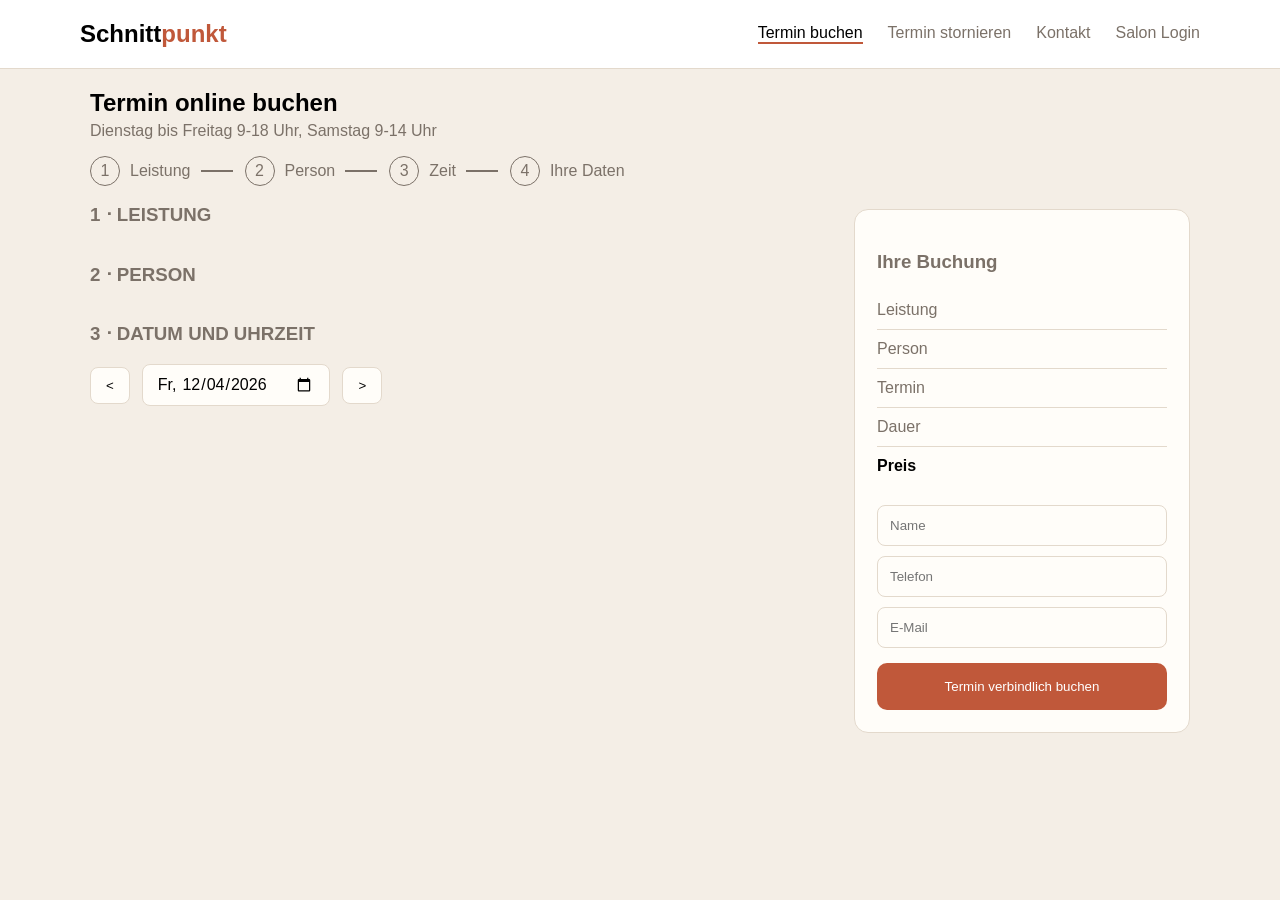
<file: index.html>
<!DOCTYPE html>
<html lang="en">
<head>
    <meta charset="UTF-8">
    <meta name="viewport" content="width=device-width, initial-scale=1.0">
    <link rel="stylesheet" href="assets/css/common.css">
    <link rel="stylesheet" href="assets/css/index.css">
    <script src="assets/js/index.js" type="module" defer></script>
    <title>Schnittpunkt</title>
</head>
<body>
    <header>
        <nav id="navbar">
            <a id="logo" href="index.html">
                <h2>Schnitt<span>punkt</span></h2>
            </a>

            <div id="navLinks">
                <a href="#" aria-current="page">Termin buchen</a>
                <a href="assets/html/cancellation.html">Termin stornieren</a>
                <a href="#">Kontakt</a>
                <a href="assets/html/salon.html">Salon Login</a>
            </div>
        </nav>
    </header>

    <main>
        <div id="bookingSelection">
            <section id="hero">
                <h1>Termin online buchen</h1>
                <p>Dienstag bis Freitag 9-18 Uhr, Samstag 9-14 Uhr</p>
                <div id="progress">
                    <p>Leistung</p>
                    <p>Person</p>
                    <p>Zeit</p>
                    <p>Ihre Daten</p>
                </div>
            </section>
            
            <section id="serviceOverview">
                <h3>1 ⋅ LEISTUNG</h3>
                <div id="serviceCardContainer"></div>
            </section>

            <section id="employeeOverview">
                <h3>2 ⋅ PERSON</h3>
                <div id="employeeCardContainer"></div>
            </section>
            
            <section id="timeslotOverview">
                <h3>3 ⋅ DATUM UND UHRZEIT</h3>
                <div id="dateContainer">
                    <button type="button" id="previousDay">&lt;</button>
                    <div id="dateField">
                        <span id="weekday"></span>
                        <input type="date" id="bookingDate">
                    </div>
                    <button type="button" id="nextDay">&gt;</button>
                </div>

                <div id="timeslotsContainer"></div>
            </section>
        </div>

        <div id="bookingOverview">
            <h3>Ihre Buchung</h3>
            <table id="appointmentDetails">
                <tr><td>Leistung</td><td id="service"></td></tr>
                <tr><td>Person</td><td id="employee"></td></tr>
                <tr><td>Termin</td><td id="date"></td></tr>
                <tr><td>Dauer</td><td id="duration"></td></tr>
                <tr><td>Preis</td><td id="sum"></td></tr>
            </table>

            <form id="form">
                <input type="text" id="name" name="name" placeholder="Name" required>
                <input type="tel" id="phone" name="phone" placeholder="Telefon" required>
                <input type="email" id="mail" name="mail" placeholder="E-Mail" required>

                <button type="submit">Termin verbindlich buchen</button>
            </form>
        </div>
    </main>
</body>
</html>
</file>
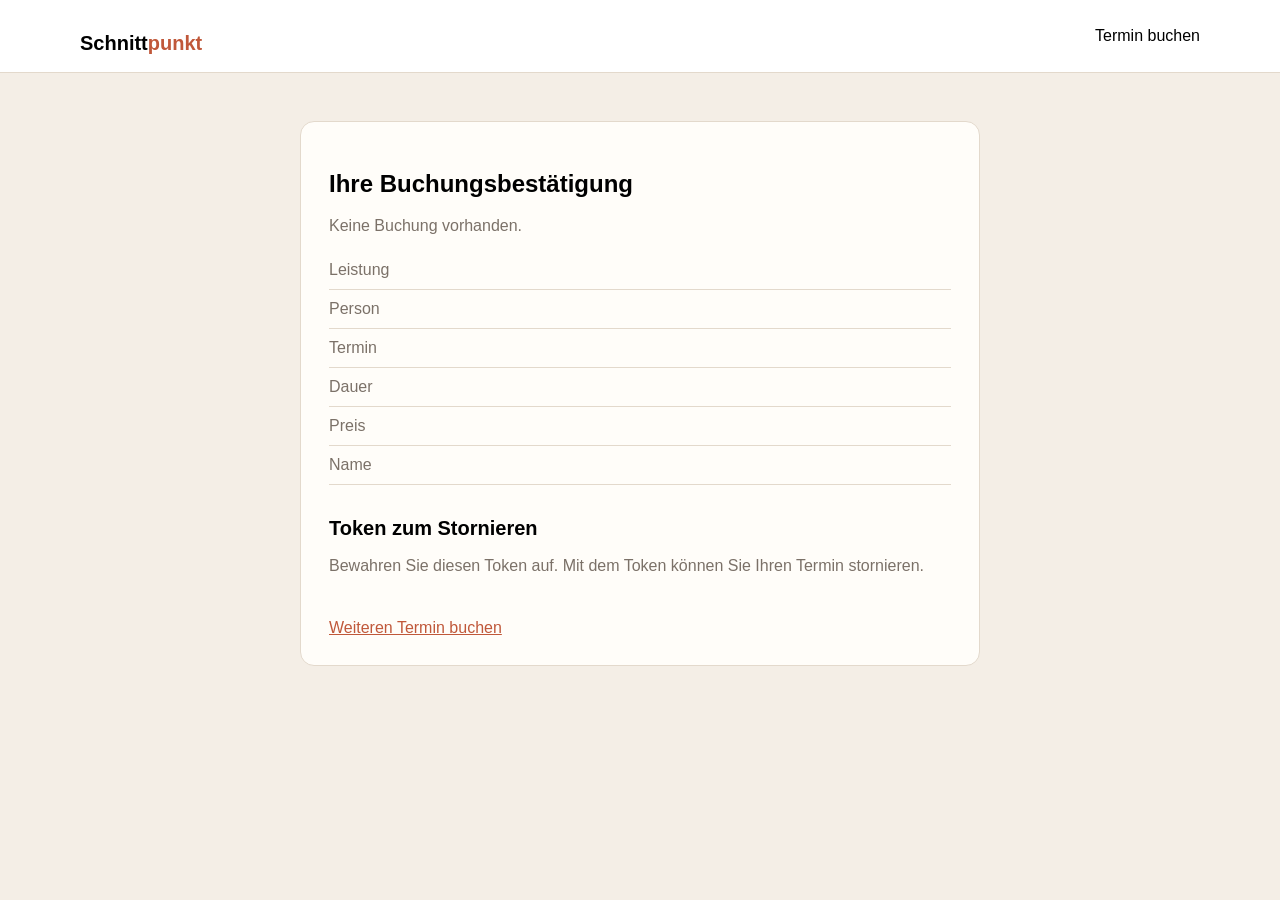
<file: bookingConfirmation.html>
<!DOCTYPE html>
<html lang="de">
<head>
    <meta charset="UTF-8">
    <meta name="viewport" content="width=device-width, initial-scale=1.0">
    <link rel="stylesheet" href="assets/css/common.css">
    <link rel="stylesheet" href="assets/css/bookingConfirmation.css">
    <script src="assets/js/bookingConfirmation.js" type="module" defer></script>
    <title>Buchungsbestätigung | Schnittpunkt</title>
</head>
<body>
    <header>
        <nav id="navbar">
            <a id="logo" href="index.html"><h2>Schnitt<span>punkt</span></h2></a>
            <a href="index.html">Termin buchen</a>
        </nav>
    </header>
    <main>
        <section class="confirmation">
            <h1>Ihre Buchungsbestätigung</h1>
            <p id="message">Ihr Termin wurde erfolgreich gebucht!</p>
            <div id="details">
                <table id="appointmentDetails">
                    <tr><td>Leistung</td><td id="service"></td></tr>
                    <tr><td>Person</td><td id="employee"></td></tr>
                    <tr><td>Termin</td><td id="date"></td></tr>
                    <tr><td>Dauer</td><td id="duration"></td></tr>
                    <tr><td>Preis</td><td id="price"></td></tr>
                    <tr><td>Name</td><td id="customer"></td></tr>
                </table>
                <h2>Token zum Stornieren</h2>
                <p>Bewahren Sie diesen Token auf. Mit dem Token können Sie Ihren Termin stornieren.</p>
                <p id="token"></p>
            </div>
            <a class="booking-link" href="index.html">Weiteren Termin buchen</a>
        </section>
    </main>
</body>
</html>
</file>
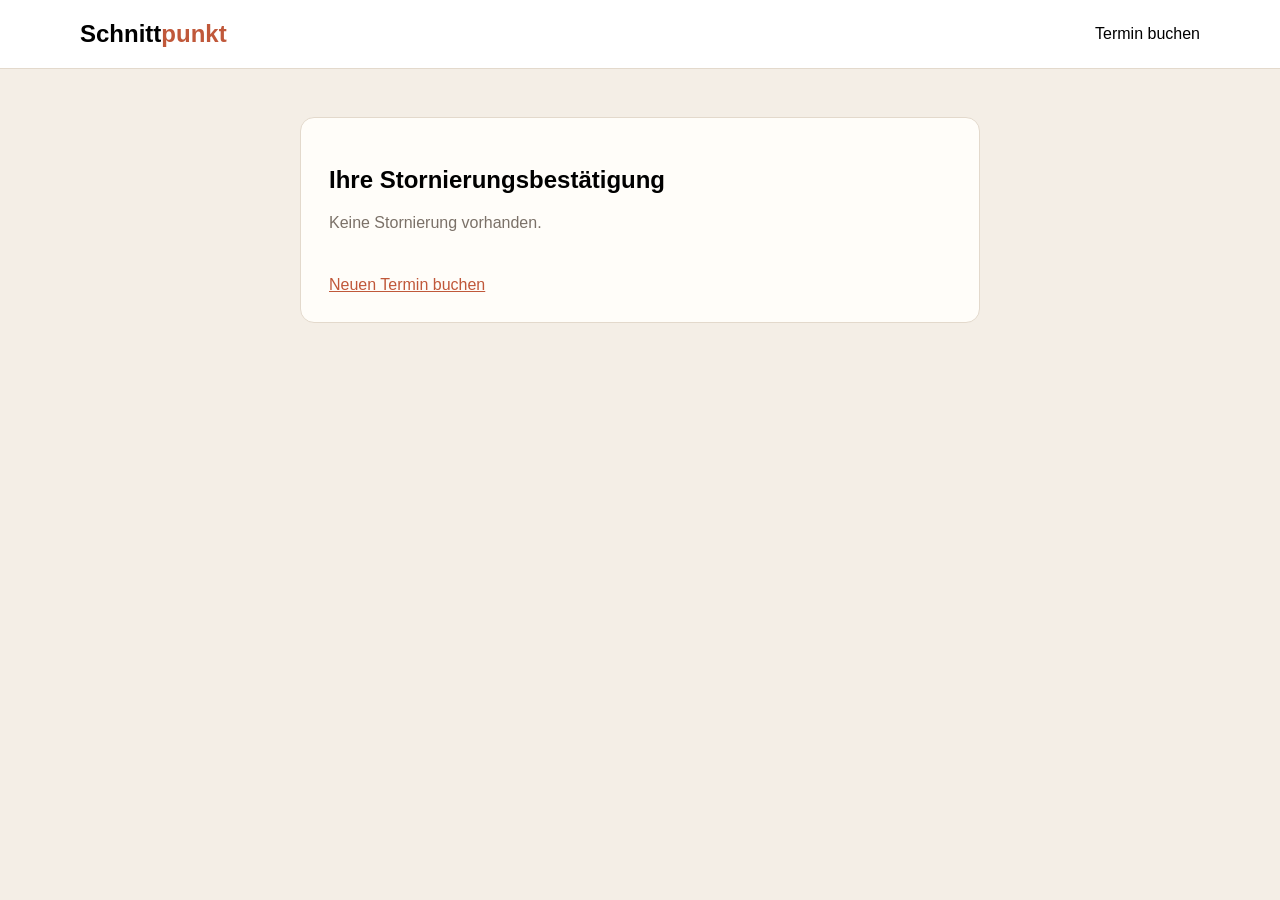
<file: cancelConfirmation.html>
<!DOCTYPE html>
<html lang="de">
<head>
    <meta charset="UTF-8">
    <meta name="viewport" content="width=device-width, initial-scale=1.0">
    <link rel="stylesheet" href="assets/css/common.css">
    <link rel="stylesheet" href="assets/css/cancelConfirmation.css">
    <script src="assets/js/cancelConfirmation.js" type="module" defer></script>
    <title>Stornierungsbestätigung | Schnittpunkt</title>
</head>
<body>
    <header>
        <nav id="navbar">
            <a id="logo" href="index.html"><h2>Schnitt<span>punkt</span></h2></a>
            <a href="index.html">Termin buchen</a>
        </nav>
    </header>
    <main>
        <section class="confirmation">
            <h1>Ihre Stornierungsbestätigung</h1>
            <p id="message"></p>
            <a class="booking-link" href="index.html">Neuen Termin buchen</a>
        </section>
    </main>
</body>
</html>
</file>
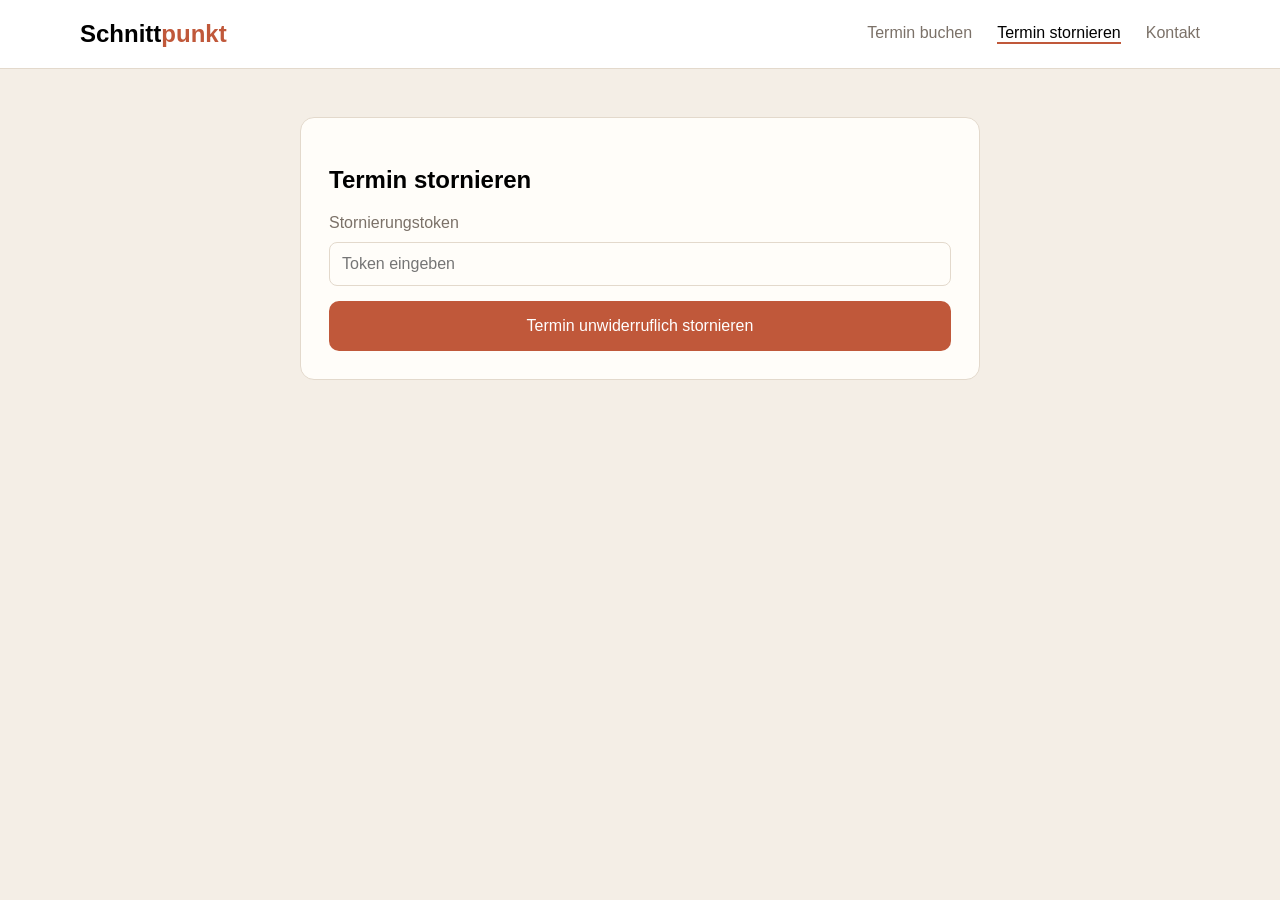
<file: cancellation.html>
﻿<!DOCTYPE html>
<html lang="de">
<head>
    <meta charset="UTF-8">
    <meta name="viewport" content="width=device-width, initial-scale=1.0">
    <link rel="stylesheet" href="assets/css/common.css">
    <link rel="stylesheet" href="assets/css/cancellation.css">
    <script src="assets/js/cancellation.js" type="module" defer></script>
    <title>Termin stornieren | Schnittpunkt</title>
</head>
<body>
    <header>
        <nav id="navbar">
            <a id="logo" href="index.html">
                <h2>Schnitt<span>punkt</span></h2>
            </a>

            <div id="navLinks">
                <a href="index.html">Termin buchen</a>
                <a href="cancellation.html" aria-current="page">Termin stornieren</a>
                <a href="#">Kontakt</a>
            </div>
        </nav>
    </header>
    <main>
        <section class="cancellation">
            <h1>Termin stornieren</h1>
            <form id="form">
                <label for="token">Stornierungstoken</label>
                <input type="text" id="token" name="token" placeholder="Token eingeben">
                <button type="submit">Termin unwiderruflich stornieren</button>
            </form>
        </section>
    </main>
</body>
</html>
</file>
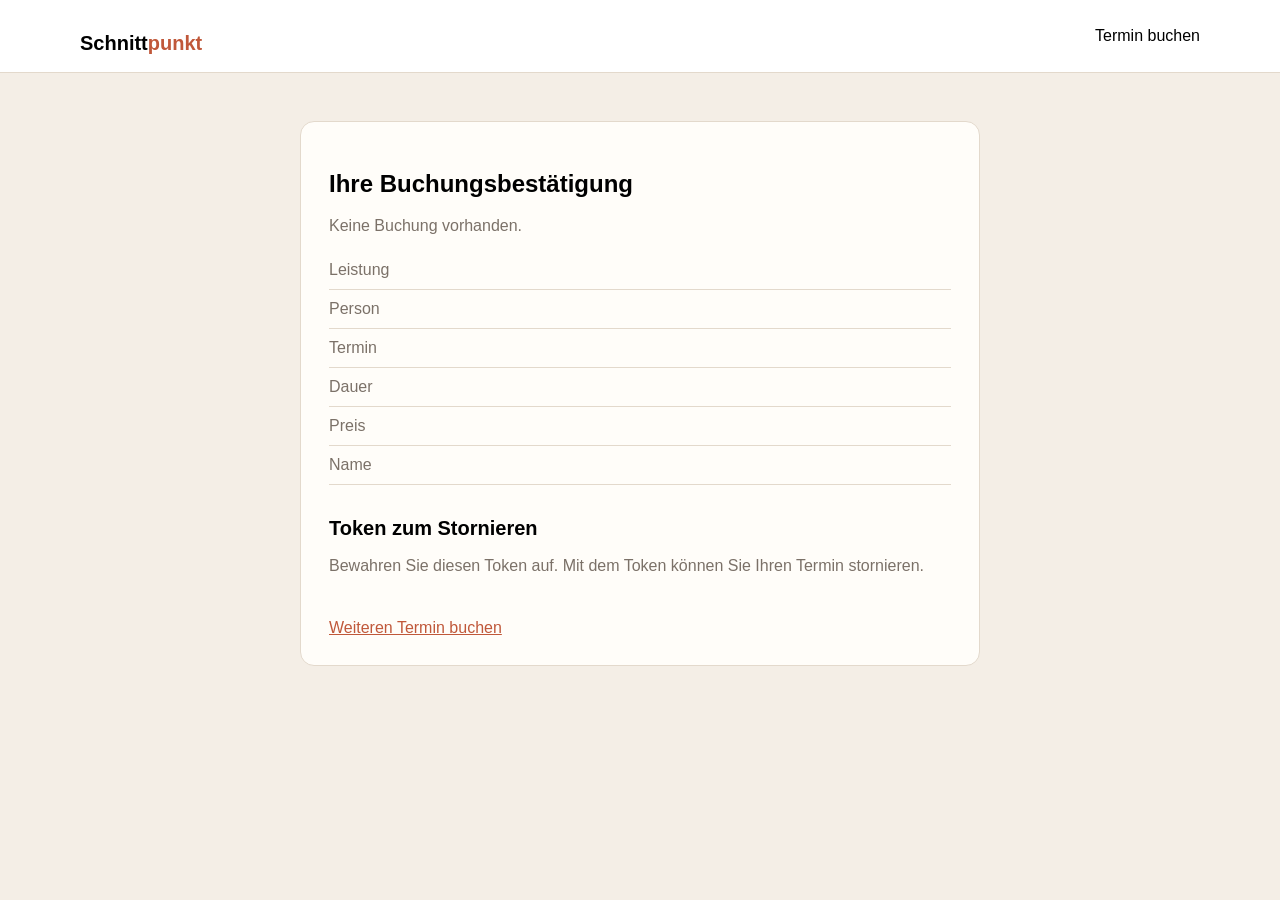
<file: confirmation.html>
<!DOCTYPE html>
<html lang="de">
<head>
    <meta charset="UTF-8">
    <meta name="viewport" content="width=device-width, initial-scale=1.0">
    <link rel="stylesheet" href="assets/css/common.css">
    <link rel="stylesheet" href="assets/css/confirmation.css">
    <script src="assets/js/confirmation.js" type="module" defer></script>
    <title>Buchungsbestätigung | Schnittpunkt</title>
</head>
<body>
    <header>
        <nav id="navbar">
            <a id="logo" href="index.html"><h2>Schnitt<span>punkt</span></h2></a>
            <a href="index.html">Termin buchen</a>
        </nav>
    </header>
    <main>
        <section class="confirmation">
            <h1>Ihre Buchungsbestätigung</h1>
            <p id="message">Ihr Termin wurde erfolgreich gebucht!</p>
            <div id="details">
                <table id="appointmentDetails">
                    <tr><td>Leistung</td><td id="service"></td></tr>
                    <tr><td>Person</td><td id="employee"></td></tr>
                    <tr><td>Termin</td><td id="date"></td></tr>
                    <tr><td>Dauer</td><td id="duration"></td></tr>
                    <tr><td>Preis</td><td id="price"></td></tr>
                    <tr><td>Name</td><td id="customer"></td></tr>
                </table>
                <h2>Token zum Stornieren</h2>
                <p>Bewahren Sie diesen Token auf. Mit dem Token können Sie Ihren Termin stornieren.</p>
                <p id="token"></p>
            </div>
            <a class="booking-link" href="index.html">Weiteren Termin buchen</a>
        </section>
    </main>
</body>
</html>
</file>
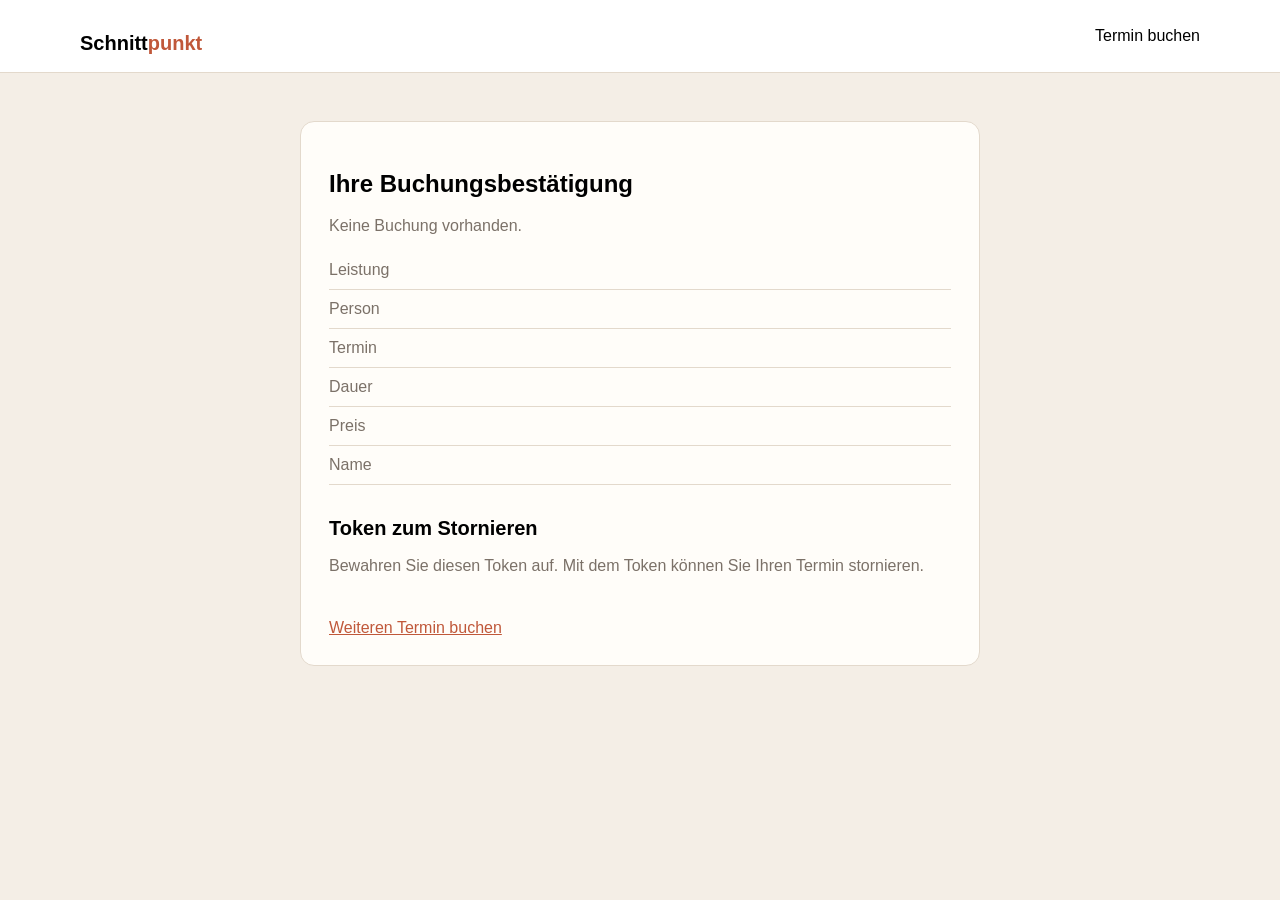
<file: assets/html/bookingConfirmation.html>
<!DOCTYPE html>
<html lang="de">
<head>
    <meta charset="UTF-8">
    <meta name="viewport" content="width=device-width, initial-scale=1.0">
    <link rel="stylesheet" href="../css/common.css">
    <link rel="stylesheet" href="../css/bookingConfirmation.css">
    <script src="../js/bookingConfirmation.js" type="module" defer></script>
    <title>Buchungsbestätigung | Schnittpunkt</title>
</head>
<body>
    <header>
        <nav id="navbar">
            <a id="logo" href="../../index.html"><h2>Schnitt<span>punkt</span></h2></a>
            <a href="../../index.html">Termin buchen</a>
        </nav>
    </header>
    <main>
        <section class="confirmation">
            <h1>Ihre Buchungsbestätigung</h1>
            <p id="message">Ihr Termin wurde erfolgreich gebucht!</p>
            <div id="details">
                <table id="appointmentDetails">
                    <tr><td>Leistung</td><td id="service"></td></tr>
                    <tr><td>Person</td><td id="employee"></td></tr>
                    <tr><td>Termin</td><td id="date"></td></tr>
                    <tr><td>Dauer</td><td id="duration"></td></tr>
                    <tr><td>Preis</td><td id="price"></td></tr>
                    <tr><td>Name</td><td id="customer"></td></tr>
                </table>
                <h2>Token zum Stornieren</h2>
                <p>Bewahren Sie diesen Token auf. Mit dem Token können Sie Ihren Termin stornieren.</p>
                <p id="token"></p>
            </div>
            <a class="booking-link" href="../../index.html">Weiteren Termin buchen</a>
        </section>
    </main>
</body>
</html>
</file>
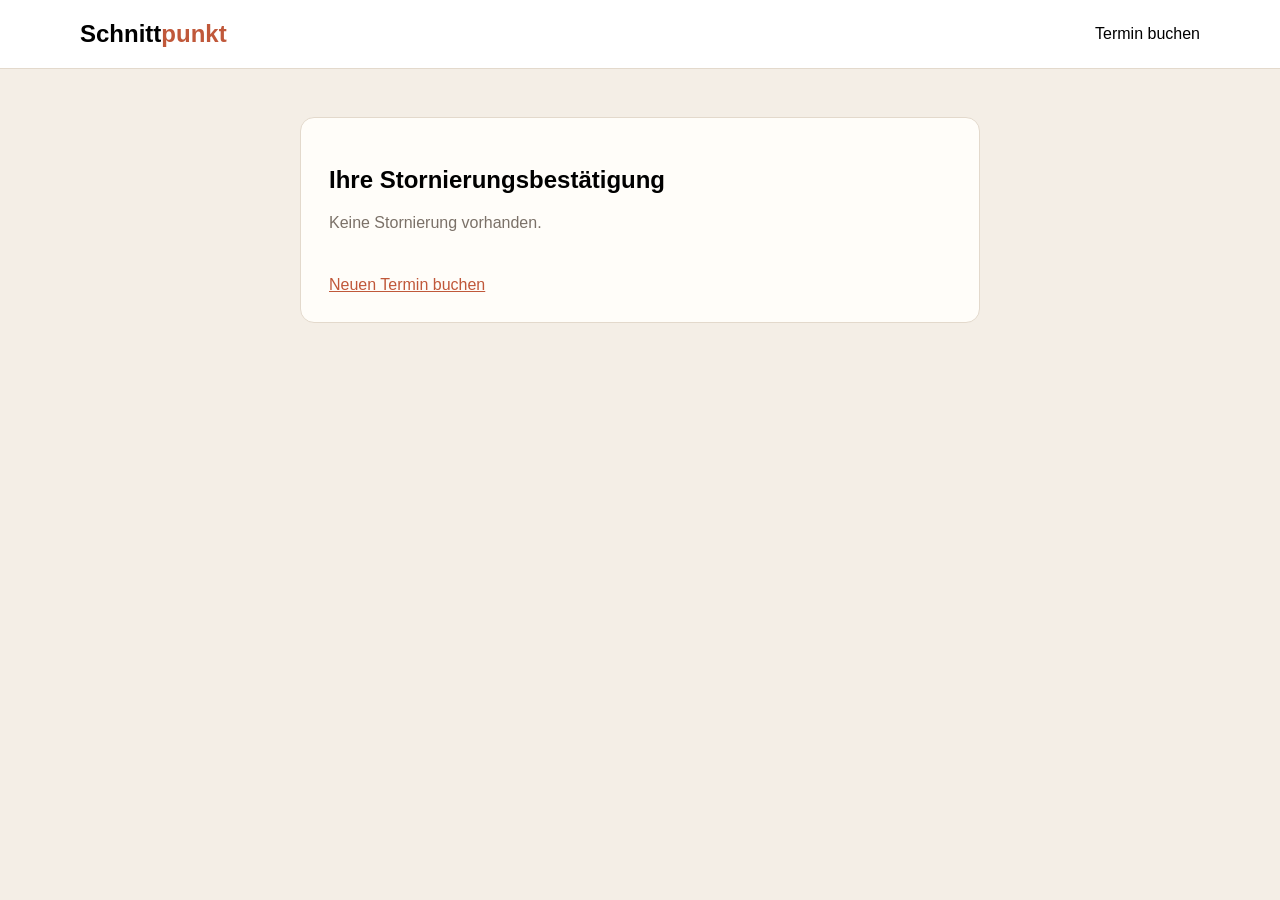
<file: assets/html/cancelConfirmation.html>
<!DOCTYPE html>
<html lang="de">
<head>
    <meta charset="UTF-8">
    <meta name="viewport" content="width=device-width, initial-scale=1.0">
    <link rel="stylesheet" href="../css/common.css">
    <link rel="stylesheet" href="../css/cancelConfirmation.css">
    <script src="../js/cancelConfirmation.js" type="module" defer></script>
    <title>Stornierungsbestätigung | Schnittpunkt</title>
</head>
<body>
    <header>
        <nav id="navbar">
            <a id="logo" href="../../index.html"><h2>Schnitt<span>punkt</span></h2></a>
            <a href="../../index.html">Termin buchen</a>
        </nav>
    </header>
    <main>
        <section class="confirmation">
            <h1>Ihre Stornierungsbestätigung</h1>
            <p id="message"></p>
            <a class="booking-link" href="../../index.html">Neuen Termin buchen</a>
        </section>
    </main>
</body>
</html>
</file>
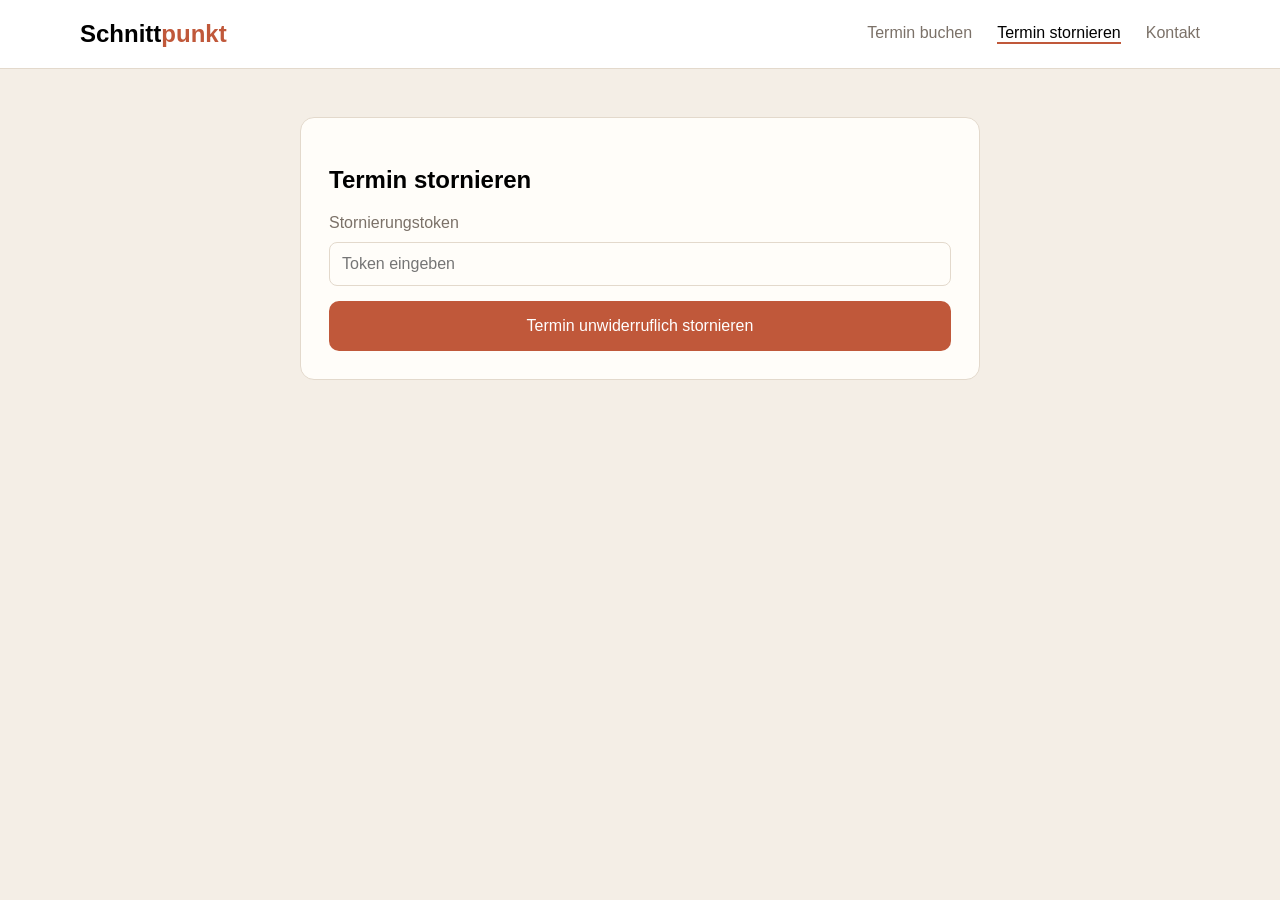
<file: assets/html/cancellation.html>
<!DOCTYPE html>
<html lang="de">
<head>
    <meta charset="UTF-8">
    <meta name="viewport" content="width=device-width, initial-scale=1.0">
    <link rel="stylesheet" href="../css/common.css">
    <link rel="stylesheet" href="../css/cancellation.css">
    <script src="../js/cancellation.js" type="module" defer></script>
    <title>Termin stornieren | Schnittpunkt</title>
</head>
<body>
    <header>
        <nav id="navbar">
            <a id="logo" href="../../index.html">
                <h2>Schnitt<span>punkt</span></h2>
            </a>

            <div id="navLinks">
                <a href="../../index.html">Termin buchen</a>
                <a href="cancellation.html" aria-current="page">Termin stornieren</a>
                <a href="#">Kontakt</a>
            </div>
        </nav>
    </header>
    <main>
        <section class="cancellation">
            <h1>Termin stornieren</h1>
            <form id="form">
                <label for="token">Stornierungstoken</label>
                <input type="text" id="token" name="token" placeholder="Token eingeben">
                <button type="submit">Termin unwiderruflich stornieren</button>
            </form>
        </section>
    </main>
</body>
</html>
</file>
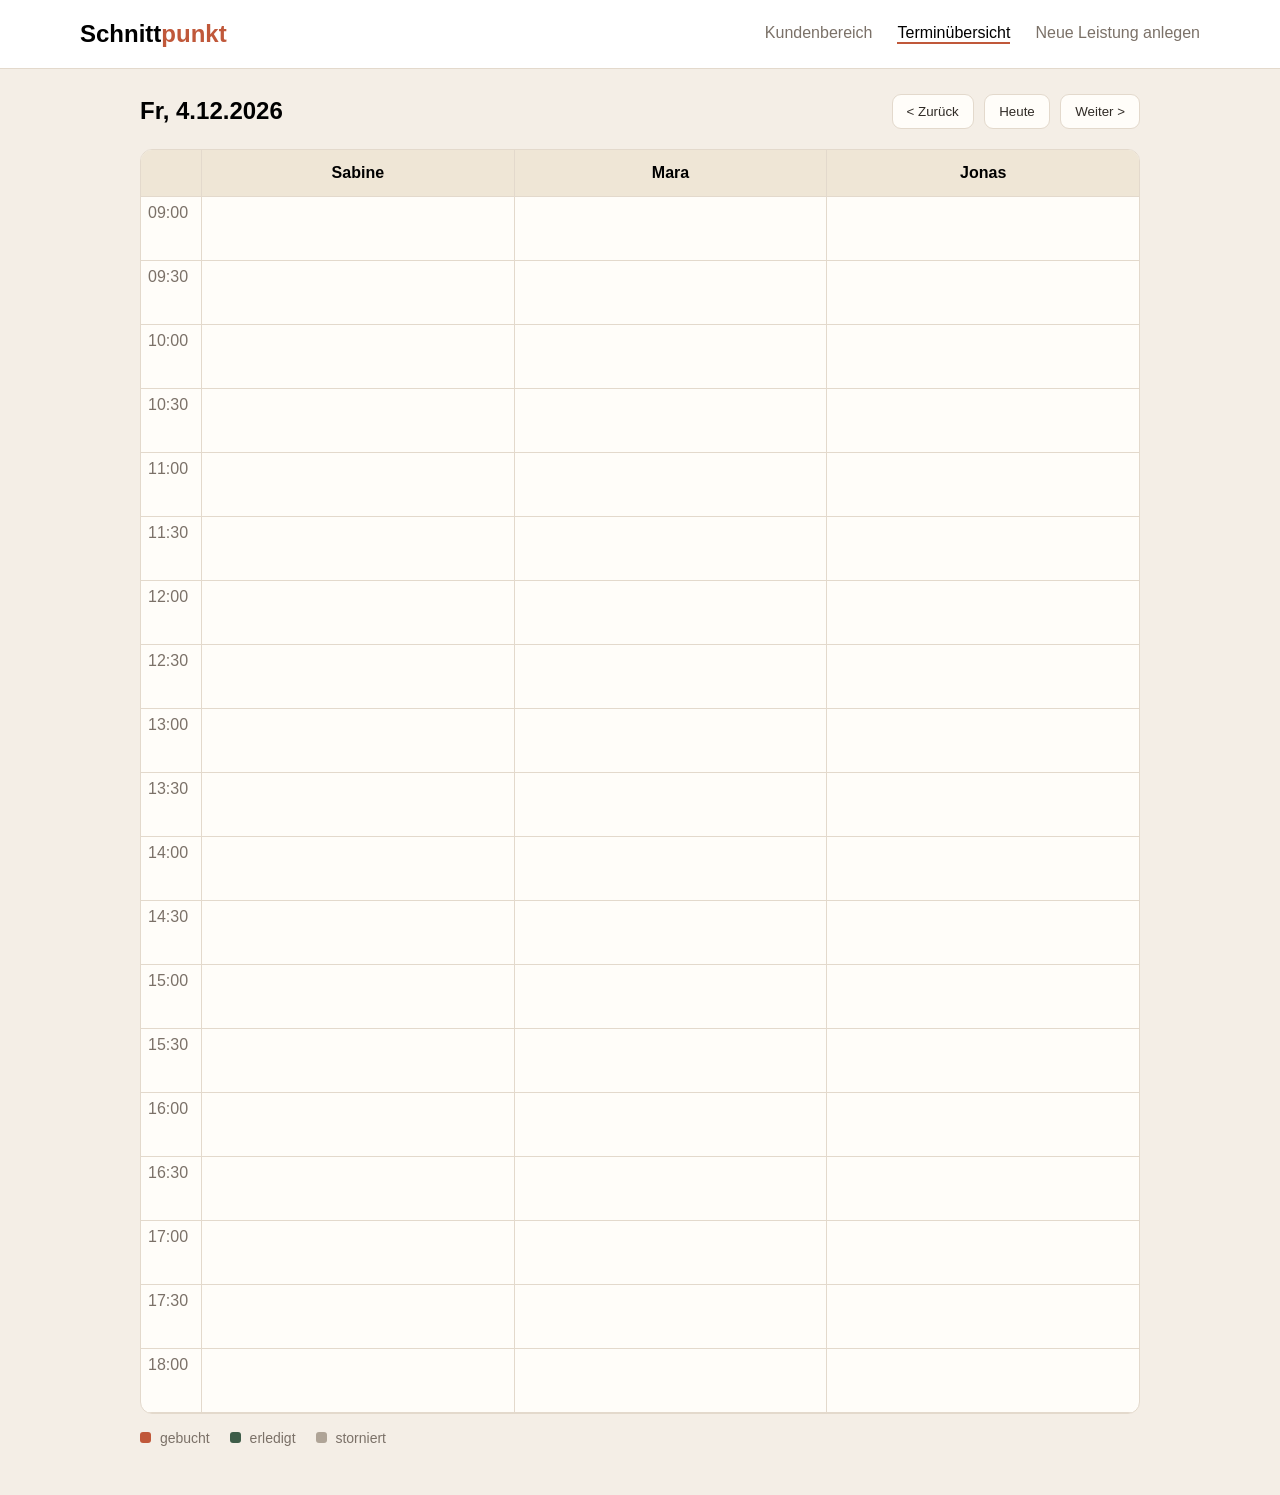
<file: assets/html/salon.html>
<!DOCTYPE html>
<html lang="de">
<head>
    <meta charset="UTF-8">
    <meta name="viewport" content="width=device-width, initial-scale=1.0">
    <link rel="stylesheet" href="../css/common.css">
    <link rel="stylesheet" href="../css/salon.css">
    <script src="../js/salon.js" type="module" defer></script>
    <title>Salonübersicht | Schnittpunkt</title>
</head>
<body>
    <header>
        <nav id="navbar">
            <a id="logo" href="index.html">
                <h2>Schnitt<span>punkt</span></h2>
            </a>

            <div id="navLinks">
                <a href="../../index.html">Kundenbereich</a>
                <a href="#" aria-current="page">Terminübersicht</a>
                <a href="#">Neue Leistung anlegen</a>
            </div>
        </nav>
    </header>
    <main>
        <section id="salonOverview">
            <div id="dayNavigation">
                <h1 id="selectedDate"></h1>
                <div>
                    <button type="button" id="previousDay">&lt; Zurück</button>
                    <button type="button" id="today">Heute</button>
                    <button type="button" id="nextDay">Weiter &gt;</button>
                </div>
            </div>

            <div id="calendar">
                <div id="calendarHeader">
                    <div></div>
                    <div>Sabine</div>
                    <div>Mara</div>
                    <div>Jonas</div>
                </div>

                <div id="calendarBody">
                    <div id="timeColumn">
                        <div>09:00</div>
                        <div>09:30</div>
                        <div>10:00</div>
                        <div>10:30</div>
                        <div>11:00</div>
                        <div>11:30</div>
                        <div>12:00</div>
                        <div>12:30</div>
                        <div>13:00</div>
                        <div>13:30</div>
                        <div>14:00</div>
                        <div>14:30</div>
                        <div>15:00</div>
                        <div>15:30</div>
                        <div>16:00</div>
                        <div>16:30</div>
                        <div>17:00</div>
                        <div>17:30</div>
                        <div>18:00</div>
                    </div>

                    
                    <div class="employeeColumn" id="1"> </div>

                    <div class="employeeColumn" id="2"></div>

                    <div class="employeeColumn" id="3"></div>
                </div>
            </div>

            <div id="legend">
                <span><i class="booked"></i> gebucht</span>
                <span><i class="completed"></i> erledigt</span>
                <span><i class="cancelled"></i> storniert</span>
            </div>
        </section>
    </main>
</body>
</html>
</file>
<file: assets/css/common.css>
body {
    margin: 0;
    font-family: 'Franklin Gothic Medium', 'Arial Narrow', Arial, sans-serif;
    background-color: #f4eee6;
}

main {
    padding-left: 80px;
    padding-right: 80px;
    display: flex;
}

a {
    text-decoration: none;
    color: black;
}

p, h3 {
    color: #7b7168;
}

/*NAVBAR*/
#navbar {
    display: flex;
    justify-content: space-between;
    align-items: center;
    background-color: white;
    padding-left: 80px;
    padding-right: 80px;
    border-bottom: 1px #e3d9cc solid;
}

#logo span {
    color: #c0583a;
}

#navLinks {
    display: flex;
    gap: 25px;
}

#navLinks a{
    color: #7b7168;
}

#navLinks a[aria-current="page"] {
    color: black;
    border-bottom: 2px #c0583a solid;;
    text-underline-offset: 6px;
}
/*HERO*/

#hero h1 {
    margin-bottom: 5px;
}

#hero p {
    margin-top: 0;
}

#progress {
    display: flex;
    align-items: center;
    gap: 12px;
    counter-reset: step;
}

#progress p {
    display: flex;
    align-items: center;
    gap: 10px;
    margin: 0;
    counter-increment: step;
}

#progress p::before {
    content: counter(step);
    display: grid;
    place-items: center;
    width: 28px;
    height: 28px;
    border: 1px solid;
    border-radius: 50%;
}

#progress p:not(:last-child)::after {
    content: "";
    width: 32px;
    height: 2px;
    background-color: currentColor;
}
</file>
<file: assets/css/index.css>
main {
    max-width: 1100px;
    margin: 0 auto;
}

#bookingSelection {
    flex: 1;
    min-width: 0;
}

/*SERVICES*/

#serviceCardContainer {
    display: grid;
    grid-template-columns: repeat(3, minmax(0, 1fr));
    gap: 30px;
}

.serviceCard h3 {
    color: black;
}

.serviceCard {
    background-color: #fffdf9;
    border-radius: 10px;
    border: 1px solid #e3d9cc;
    padding: 0 16px;
    cursor: pointer;

}

.serviceCard.selected {
    background-color: #f5e2da;
    border-color: #c0583a;
}

/*EMPLOYEES*/

#employeeCardContainer {
    display: flex;
    gap: 12px;
}

#employeeCardContainer p {
    padding: 10px 20px;
    color: black;
    background-color: #fffdf9;
    border: 1px solid #e3d9cc;
    border-radius: 25px;
    cursor: pointer;
}

#employeeCardContainer p.selected {
    background-color: #302b26;
    border-color: #302b26;
    color: white;
}

/*APPOINTMENT DATE*/

#dateContainer {
    display: flex;
    align-items: center;
    gap: 12px;
}

#dateContainer button,
#dateContainer p {
    padding: 10px 15px;
    color: black;
    background-color: #fffdf9;
    border: 1px solid #e3d9cc;
    border-radius: 8px;
}

#dateContainer button {
    cursor: pointer;
}

#dateField {
    display: flex;
    align-items: center;
    gap: 5px;
    padding: 10px 15px;
    background-color: #fffdf9;
    border: 1px solid #e3d9cc;
    border-radius: 8px;
}

#dateField input {
    padding: 0;
    border: none;
    background-color: transparent;
    color: black;
    font: inherit;
}

/*TIMESLOTS*/

#timeslotsContainer {
    display: flex;
    flex-wrap: wrap;
    gap: 10px;
}

#timeslotsContainer p, 
#message {
    padding: 12px 30px;
    border-radius: 8px;
}

#timeslotsContainer p {
    background-color: #dfe9df;
    cursor: pointer;
    color: #3e5d49;
}

#timeslotsContainer #message {
    background-color: #e9dfdf;
    color: #5d3e3e;
    cursor: initial;
}



#timeslotsContainer p.selected {
    background-color: #c0583a;
    color: white;
}

/*APPOINTMENT DETAILS*/

#bookingOverview {
    width: 290px;
    flex-shrink: 0;
    align-self: flex-start;
    margin-top: 140px;
    margin-left: 30px;
    padding: 22px;
    background-color: #fffdf9;
    border: 1px solid #e3d9cc;
    border-radius: 14px;
}

#appointmentDetails {
    width: 100%;
    margin-bottom: 20px;
    border-collapse: collapse;
}

#appointmentDetails td {
    padding: 10px 0;
    border-bottom: 1px solid #e3d9cc;
}

#appointmentDetails td:first-child {
    color: #7b7168;
}

#appointmentDetails td:last-child {
    text-align: right;
}

#appointmentDetails tr:last-child td {
    border: none;
    color: black;
    font-weight: bold;
}

#form {
    display: flex;
    flex-direction: column;
    gap: 10px;
}

#form input {
    padding: 12px;
    background-color: #fffdf9;
    border: 1px solid #e3d9cc;
    border-radius: 8px;
}

#form button {
    margin-top: 5px;
    padding: 16px;
    color: white;
    background-color: #c0583a;
    border: none;
    border-radius: 10px;
    cursor: pointer;
}
</file>
<file: assets/css/bookingConfirmation.css>
﻿main {
    display: block;
    max-width: 680px;
    margin: 48px auto;
    padding: 0 20px;
}

.confirmation {
    background-color: #fffdf9;
    border: 1px solid #e3d9cc;
    border-radius: 14px;
    padding: 28px;
}

#appointmentDetails {
    width: 100%;
    border-collapse: collapse;
}

#appointmentDetails td {
    padding: 10px 0;
    border-bottom: 1px solid #e3d9cc;
}

#appointmentDetails td:first-child {
    color: #7b7168;
}

#appointmentDetails td:last-child {
    text-align: right;
}

h2 {
    font-size: 20px;
    margin-top: 32px;
}

#token {
    overflow-wrap: anywhere;
    color: black;
}

.booking-link {
    display: inline-block;
    margin-top: 28px;
    color: #c0583a;
    text-decoration: underline;
}
</file>
<file: assets/css/cancelConfirmation.css>
main {
    display: block;
    max-width: 680px;
    margin: 48px auto;
    padding: 0 20px;
}

.confirmation {
    background-color: #fffdf9;
    border: 1px solid #e3d9cc;
    border-radius: 14px;
    padding: 28px;
}

.booking-link {
    display: inline-block;
    margin-top: 28px;
    color: #c0583a;
    text-decoration: underline;
}
</file>
<file: assets/css/cancellation.css>
﻿main {
    display: block;
    max-width: 680px;
    margin: 48px auto;
    padding: 0 20px;
}

.cancellation {
    background-color: #fffdf9;
    border: 1px solid #e3d9cc;
    border-radius: 14px;
    padding: 28px;
}

#form {
    display: flex;
    flex-direction: column;
    gap: 10px;
}

#form label {
    color: #7b7168;
}

#form input {
    padding: 12px;
    background-color: #fffdf9;
    border: 1px solid #e3d9cc;
    border-radius: 8px;
    font: inherit;
}

#form button {
    margin-top: 5px;
    padding: 16px;
    color: white;
    background-color: #c0583a;
    border: none;
    border-radius: 10px;
    font: inherit;
    cursor: pointer;
}
</file>
<file: assets/css/confirmation.css>
﻿main {
    display: block;
    max-width: 680px;
    margin: 48px auto;
    padding: 0 20px;
}

.confirmation {
    background-color: #fffdf9;
    border: 1px solid #e3d9cc;
    border-radius: 14px;
    padding: 28px;
}

#appointmentDetails {
    width: 100%;
    border-collapse: collapse;
}

#appointmentDetails td {
    padding: 10px 0;
    border-bottom: 1px solid #e3d9cc;
}

#appointmentDetails td:first-child {
    color: #7b7168;
}

#appointmentDetails td:last-child {
    text-align: right;
}

h2 {
    font-size: 20px;
    margin-top: 32px;
}

#token {
    overflow-wrap: anywhere;
    color: black;
}

.booking-link {
    display: inline-block;
    margin-top: 28px;
    color: #c0583a;
    text-decoration: underline;
}
</file>
<file: assets/css/salon.css>
main {
    max-width: 1000px;
    margin: 0 auto;
}

#salonOverview {
    width: 100%;
    margin: 25px 0;
}

/* TAGESAUSWAHL */
#dayNavigation {
    display: flex;
    justify-content: space-between;
    align-items: center;
    margin-bottom: 20px;
}

#dayNavigation h1 {
    margin: 0;
}

#dayNavigation button {
    margin-left: 6px;
    padding: 9px 14px;
    color: #302b26;
    background-color: #fffdf9;
    border: 1px solid #e3d9cc;
    border-radius: 9px;
    cursor: pointer;
}

/* KALENDER */
#calendar {
    overflow: hidden;
    background-color: #fffdf9;
    border: 1px solid #e3d9cc;
    border-radius: 12px;
}

#calendarHeader,
#calendarBody {
    display: grid;
    grid-template-columns: 60px repeat(3, minmax(0, 1fr));
}

#calendarHeader {
    background-color: #efe6d6;
    border-bottom: 1px solid #e3d9cc;
}

#calendarHeader > div {
    padding: 14px 8px;
    text-align: center;
    font-weight: bold;
}

#calendarHeader > div + div {
    border-left: 1px solid #e3d9cc;
}

#timeColumn > div {
    height: 64px;
    box-sizing: border-box;
    padding: 7px;
    color: #7b7168;
    border-bottom: 1px solid #e3d9cc;
}

.employeeColumn {
    display: grid;
    grid-template-rows: repeat(114, calc(64px / 6));
    grid-template-columns: minmax(0, 1fr);
    border-left: 1px solid #e3d9cc;
    background-image: repeating-linear-gradient(
        to bottom,
        transparent 0px,
        transparent 63px,
        #e3d9cc 63px,
        #e3d9cc 64px
    );
}

/* TERMINKARTEN */
.appointment {
    margin: 4px;
    padding: 7px 9px;
    border-left: 4px solid;
    border-radius: 8px;
    font-size: 14px;
    overflow: auto;
    cursor: pointer;
}

.appointment strong,
.appointment span {
    display: block;
}

.appointment span {
    margin-top: 5px;
    line-height: 1.4;
}

.appointment.booked {
    background-color: #f5e2da;
    border-color: #c0583a;
}

.appointment.completed {
    background-color: #dfe9df;
    border-color: #3e5d49;
}

.appointment.cancelled {
    background-color: #eeeae3;
    border-color: #afa497;
    color: #9b9186;
    text-decoration: line-through;
}

.appointment.alternate {
    background-color: #e6dfef;
    border-color: #756293;
}

/* LEGENDE */
#legend {
    display: flex;
    gap: 20px;
    margin: 16px 0 24px;
    color: #7b7168;
    font-size: 14px;
}

#legend i {
    display: inline-block;
    width: 11px;
    height: 11px;
    margin-right: 5px;
    border-radius: 3px;
}

#legend .booked {
    background-color: #c0583a;
}

#legend .completed {
    background-color: #3e5d49;
}

#legend .cancelled {
    background-color: #afa497;
}


/* NICHT ERSCHIENEN */
.appointment.noShow {
    background-color: #e6dfef;
    border-color: #756293;
}

/* POSITION UND DAUER: EINE ZEILE = 5 MINUTEN */
.start-1 { grid-row-start: 1; }
.start-2 { grid-row-start: 2; }
.start-3 { grid-row-start: 3; }
.start-4 { grid-row-start: 4; }
.start-5 { grid-row-start: 5; }
.start-6 { grid-row-start: 6; }
.start-7 { grid-row-start: 7; }
.start-8 { grid-row-start: 8; }
.start-9 { grid-row-start: 9; }
.start-10 { grid-row-start: 10; }
.start-11 { grid-row-start: 11; }
.start-12 { grid-row-start: 12; }
.start-13 { grid-row-start: 13; }
.start-14 { grid-row-start: 14; }
.start-15 { grid-row-start: 15; }
.start-16 { grid-row-start: 16; }
.start-17 { grid-row-start: 17; }
.start-18 { grid-row-start: 18; }
.start-19 { grid-row-start: 19; }
.start-20 { grid-row-start: 20; }
.start-21 { grid-row-start: 21; }
.start-22 { grid-row-start: 22; }
.start-23 { grid-row-start: 23; }
.start-24 { grid-row-start: 24; }
.start-25 { grid-row-start: 25; }
.start-26 { grid-row-start: 26; }
.start-27 { grid-row-start: 27; }
.start-28 { grid-row-start: 28; }
.start-29 { grid-row-start: 29; }
.start-30 { grid-row-start: 30; }
.start-31 { grid-row-start: 31; }
.start-32 { grid-row-start: 32; }
.start-33 { grid-row-start: 33; }
.start-34 { grid-row-start: 34; }
.start-35 { grid-row-start: 35; }
.start-36 { grid-row-start: 36; }
.start-37 { grid-row-start: 37; }
.start-38 { grid-row-start: 38; }
.start-39 { grid-row-start: 39; }
.start-40 { grid-row-start: 40; }
.start-41 { grid-row-start: 41; }
.start-42 { grid-row-start: 42; }
.start-43 { grid-row-start: 43; }
.start-44 { grid-row-start: 44; }
.start-45 { grid-row-start: 45; }
.start-46 { grid-row-start: 46; }
.start-47 { grid-row-start: 47; }
.start-48 { grid-row-start: 48; }
.start-49 { grid-row-start: 49; }
.start-50 { grid-row-start: 50; }
.start-51 { grid-row-start: 51; }
.start-52 { grid-row-start: 52; }
.start-53 { grid-row-start: 53; }
.start-54 { grid-row-start: 54; }
.start-55 { grid-row-start: 55; }
.start-56 { grid-row-start: 56; }
.start-57 { grid-row-start: 57; }
.start-58 { grid-row-start: 58; }
.start-59 { grid-row-start: 59; }
.start-60 { grid-row-start: 60; }
.start-61 { grid-row-start: 61; }
.start-62 { grid-row-start: 62; }
.start-63 { grid-row-start: 63; }
.start-64 { grid-row-start: 64; }
.start-65 { grid-row-start: 65; }
.start-66 { grid-row-start: 66; }
.start-67 { grid-row-start: 67; }
.start-68 { grid-row-start: 68; }
.start-69 { grid-row-start: 69; }
.start-70 { grid-row-start: 70; }
.start-71 { grid-row-start: 71; }
.start-72 { grid-row-start: 72; }
.start-73 { grid-row-start: 73; }
.start-74 { grid-row-start: 74; }
.start-75 { grid-row-start: 75; }
.start-76 { grid-row-start: 76; }
.start-77 { grid-row-start: 77; }
.start-78 { grid-row-start: 78; }
.start-79 { grid-row-start: 79; }
.start-80 { grid-row-start: 80; }
.start-81 { grid-row-start: 81; }
.start-82 { grid-row-start: 82; }
.start-83 { grid-row-start: 83; }
.start-84 { grid-row-start: 84; }
.start-85 { grid-row-start: 85; }
.start-86 { grid-row-start: 86; }
.start-87 { grid-row-start: 87; }
.start-88 { grid-row-start: 88; }
.start-89 { grid-row-start: 89; }
.start-90 { grid-row-start: 90; }
.start-91 { grid-row-start: 91; }
.start-92 { grid-row-start: 92; }
.start-93 { grid-row-start: 93; }
.start-94 { grid-row-start: 94; }
.start-95 { grid-row-start: 95; }
.start-96 { grid-row-start: 96; }
.start-97 { grid-row-start: 97; }
.start-98 { grid-row-start: 98; }
.start-99 { grid-row-start: 99; }
.start-100 { grid-row-start: 100; }
.start-101 { grid-row-start: 101; }
.start-102 { grid-row-start: 102; }
.start-103 { grid-row-start: 103; }
.start-104 { grid-row-start: 104; }
.start-105 { grid-row-start: 105; }
.start-106 { grid-row-start: 106; }
.start-107 { grid-row-start: 107; }
.start-108 { grid-row-start: 108; }
.start-109 { grid-row-start: 109; }
.start-110 { grid-row-start: 110; }
.start-111 { grid-row-start: 111; }
.start-112 { grid-row-start: 112; }
.start-113 { grid-row-start: 113; }
.start-114 { grid-row-start: 114; }
.duration-1 { grid-row-end: span 1; }
.duration-2 { grid-row-end: span 2; }
.duration-3 { grid-row-end: span 3; }
.duration-4 { grid-row-end: span 4; }
.duration-5 { grid-row-end: span 5; }
.duration-6 { grid-row-end: span 6; }
.duration-7 { grid-row-end: span 7; }
.duration-8 { grid-row-end: span 8; }
.duration-9 { grid-row-end: span 9; }
.duration-10 { grid-row-end: span 10; }
.duration-11 { grid-row-end: span 11; }
.duration-12 { grid-row-end: span 12; }
.duration-13 { grid-row-end: span 13; }
.duration-14 { grid-row-end: span 14; }
.duration-15 { grid-row-end: span 15; }
.duration-16 { grid-row-end: span 16; }
.duration-17 { grid-row-end: span 17; }
.duration-18 { grid-row-end: span 18; }
.duration-19 { grid-row-end: span 19; }
.duration-20 { grid-row-end: span 20; }
.duration-21 { grid-row-end: span 21; }
.duration-22 { grid-row-end: span 22; }
.duration-23 { grid-row-end: span 23; }
.duration-24 { grid-row-end: span 24; }
.duration-25 { grid-row-end: span 25; }
.duration-26 { grid-row-end: span 26; }
.duration-27 { grid-row-end: span 27; }
.duration-28 { grid-row-end: span 28; }
.duration-29 { grid-row-end: span 29; }
.duration-30 { grid-row-end: span 30; }
.duration-31 { grid-row-end: span 31; }
.duration-32 { grid-row-end: span 32; }
.duration-33 { grid-row-end: span 33; }
.duration-34 { grid-row-end: span 34; }
.duration-35 { grid-row-end: span 35; }
.duration-36 { grid-row-end: span 36; }
.duration-37 { grid-row-end: span 37; }
.duration-38 { grid-row-end: span 38; }
.duration-39 { grid-row-end: span 39; }
.duration-40 { grid-row-end: span 40; }
.duration-41 { grid-row-end: span 41; }
.duration-42 { grid-row-end: span 42; }
.duration-43 { grid-row-end: span 43; }
.duration-44 { grid-row-end: span 44; }
.duration-45 { grid-row-end: span 45; }
.duration-46 { grid-row-end: span 46; }
.duration-47 { grid-row-end: span 47; }
.duration-48 { grid-row-end: span 48; }
.duration-49 { grid-row-end: span 49; }
.duration-50 { grid-row-end: span 50; }
.duration-51 { grid-row-end: span 51; }
.duration-52 { grid-row-end: span 52; }
.duration-53 { grid-row-end: span 53; }
.duration-54 { grid-row-end: span 54; }
.duration-55 { grid-row-end: span 55; }
.duration-56 { grid-row-end: span 56; }
.duration-57 { grid-row-end: span 57; }
.duration-58 { grid-row-end: span 58; }
.duration-59 { grid-row-end: span 59; }
.duration-60 { grid-row-end: span 60; }
.duration-61 { grid-row-end: span 61; }
.duration-62 { grid-row-end: span 62; }
.duration-63 { grid-row-end: span 63; }
.duration-64 { grid-row-end: span 64; }
.duration-65 { grid-row-end: span 65; }
.duration-66 { grid-row-end: span 66; }
.duration-67 { grid-row-end: span 67; }
.duration-68 { grid-row-end: span 68; }
.duration-69 { grid-row-end: span 69; }
.duration-70 { grid-row-end: span 70; }
.duration-71 { grid-row-end: span 71; }
.duration-72 { grid-row-end: span 72; }
.duration-73 { grid-row-end: span 73; }
.duration-74 { grid-row-end: span 74; }
.duration-75 { grid-row-end: span 75; }
.duration-76 { grid-row-end: span 76; }
.duration-77 { grid-row-end: span 77; }
.duration-78 { grid-row-end: span 78; }
.duration-79 { grid-row-end: span 79; }
.duration-80 { grid-row-end: span 80; }
.duration-81 { grid-row-end: span 81; }
.duration-82 { grid-row-end: span 82; }
.duration-83 { grid-row-end: span 83; }
.duration-84 { grid-row-end: span 84; }
.duration-85 { grid-row-end: span 85; }
.duration-86 { grid-row-end: span 86; }
.duration-87 { grid-row-end: span 87; }
.duration-88 { grid-row-end: span 88; }
.duration-89 { grid-row-end: span 89; }
.duration-90 { grid-row-end: span 90; }
.duration-91 { grid-row-end: span 91; }
.duration-92 { grid-row-end: span 92; }
.duration-93 { grid-row-end: span 93; }
.duration-94 { grid-row-end: span 94; }
.duration-95 { grid-row-end: span 95; }
.duration-96 { grid-row-end: span 96; }
.duration-97 { grid-row-end: span 97; }
.duration-98 { grid-row-end: span 98; }
.duration-99 { grid-row-end: span 99; }
.duration-100 { grid-row-end: span 100; }
.duration-101 { grid-row-end: span 101; }
.duration-102 { grid-row-end: span 102; }
.duration-103 { grid-row-end: span 103; }
.duration-104 { grid-row-end: span 104; }
.duration-105 { grid-row-end: span 105; }
.duration-106 { grid-row-end: span 106; }
.duration-107 { grid-row-end: span 107; }
.duration-108 { grid-row-end: span 108; }
</file>
